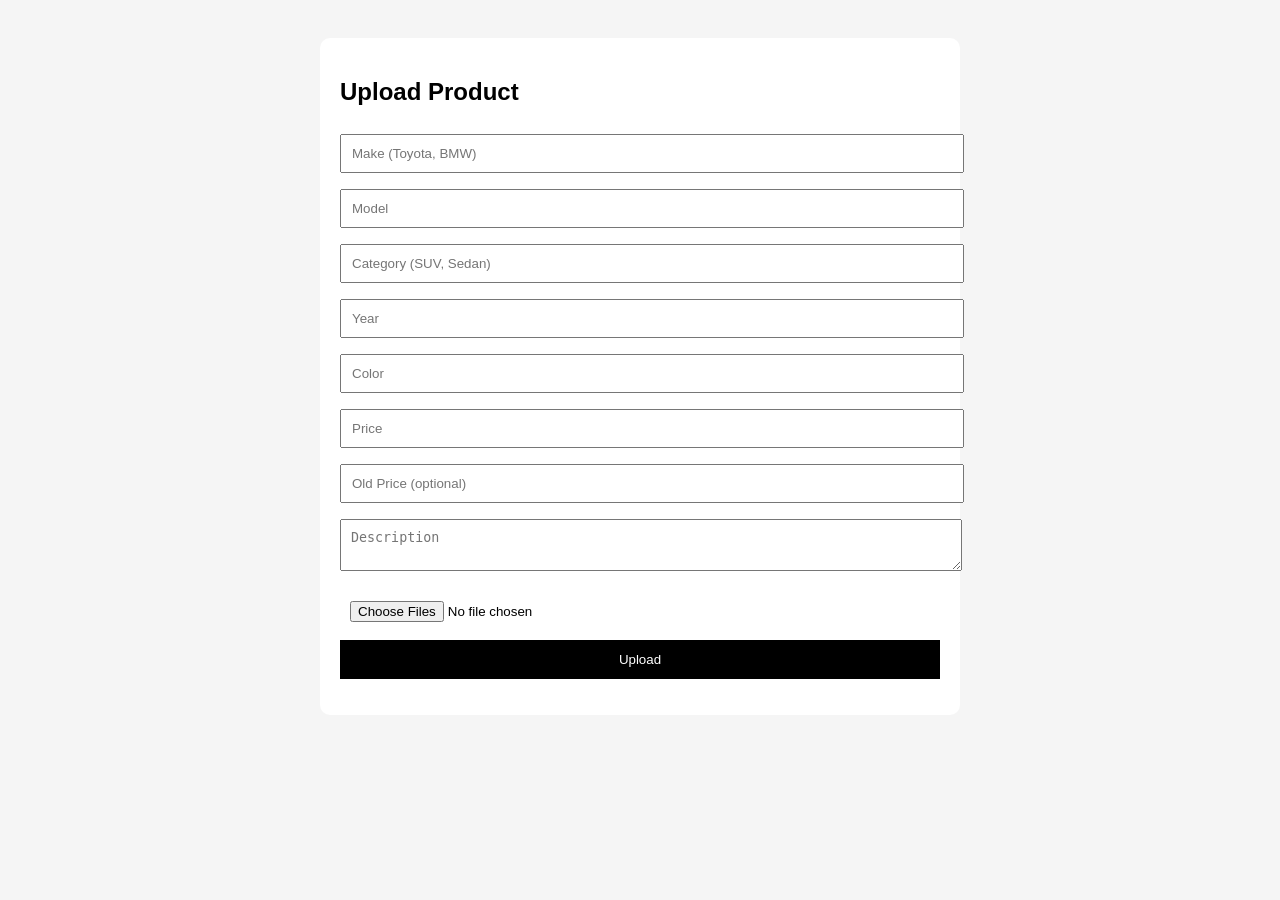
<file: upload.html>
<!DOCTYPE html>
<html>
<head>
  <title>Upload Product</title>
  <style>
    body {
      font-family: Arial;
      background: #f5f5f5;
      padding: 30px;
    }

    .box {
      background: white;
      padding: 20px;
      max-width: 600px;
      margin: auto;
      border-radius: 10px;
    }

    input, textarea, select {
      width: 100%;
      padding: 10px;
      margin: 8px 0;
    }

    button {
      background: black;
      color: white;
      padding: 12px;
      width: 100%;
      border: none;
      cursor: pointer;
    }

    button:hover {
      background: #333;
    }
  </style>
</head>
<body>

<div class="box">
  <h2>Upload Product</h2>

  <input id="make" placeholder="Make (Toyota, BMW)" />
  <input id="model" placeholder="Model" />
  <input id="category" placeholder="Category (SUV, Sedan)" />
  <input id="year" type="number" placeholder="Year" />
  <input id="color" placeholder="Color" />

  <input id="price" type="number" placeholder="Price" />
  <input id="oldPrice" type="number" placeholder="Old Price (optional)" />

  <textarea id="description" placeholder="Description"></textarea>

  <input type="file" id="images" multiple />

  <button onclick="uploadProduct()">Upload</button>

  <p id="msg"></p>
</div>

<script>
async function uploadProduct() {
  const formData = new FormData();

  formData.append("make", document.getElementById("make").value);
  formData.append("model", document.getElementById("model").value);
  formData.append("category", document.getElementById("category").value);
  formData.append("year", document.getElementById("year").value);
  formData.append("color", document.getElementById("color").value);
  formData.append("price", document.getElementById("price").value);
  formData.append("oldPrice", document.getElementById("oldPrice").value);
  formData.append("description", document.getElementById("description").value);

  const files = document.getElementById("images").files;

  for (let i = 0; i < files.length; i++) {
    formData.append("images", files[i]);
  }

  try {
    const res = await fetch("https://cars3-158h.onrender.com/api/products", {
      method: "POST",
      body: formData
    });

    const data = await res.json();

    document.getElementById("msg").innerText = data.message || "Uploaded!";
  } catch (err) {
    console.error(err);
    document.getElementById("msg").innerText = "Upload failed";
  }
}
</script>

</body>
</html>
</file>
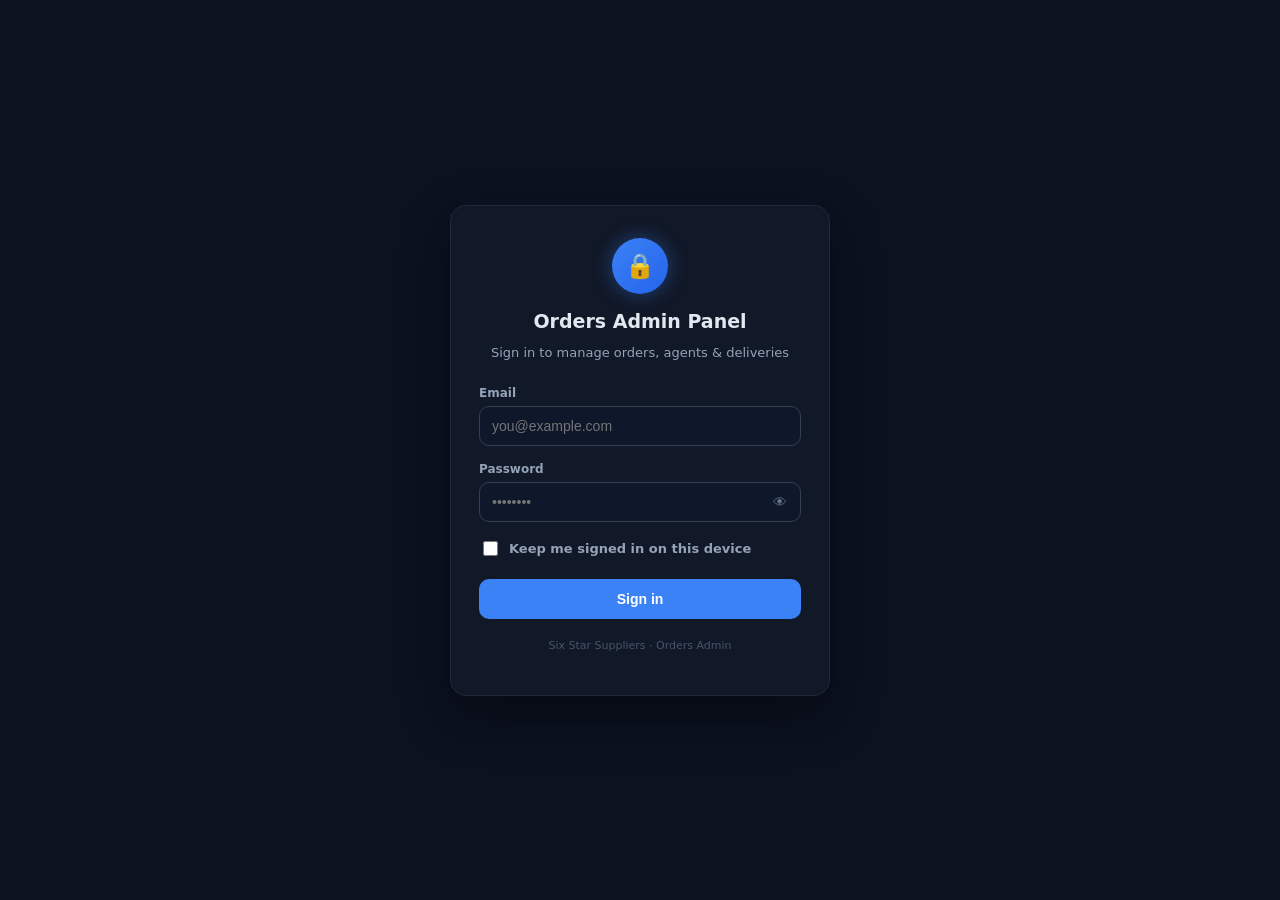
<file: public/admin.html>
<!DOCTYPE html>
<html lang="en">
<head>
<meta charset="UTF-8">
<meta name="viewport" content="width=device-width, initial-scale=1.0">

<title>Admin Orders Dashboard</title>

<style>
body {
  font-family: system-ui;
  background: #0b1220;
  margin: 0;
  padding: 20px;
  color: #e2e8f0;
}

h2 {
  text-align: center;
  margin-bottom: 20px;
}

/* ===== TOP BAR ===== */
.topbar {
  max-width: 1100px;
  margin: auto;
  display: flex;
  justify-content: space-between;
  align-items: center;
  gap: 10px;
  margin-bottom: 15px;
}

.topbar-actions {
  display: flex;
  gap: 10px;
  align-items: center;
}

button.refresh {
  background: #22c55e;
  border: none;
  padding: 8px 14px;
  border-radius: 8px;
  font-weight: bold;
  cursor: pointer;
}

button.logout {
  background: #1f2937;
  border: 1px solid #334155;
  color: #e2e8f0;
  padding: 8px 14px;
  border-radius: 8px;
  font-weight: bold;
  cursor: pointer;
}
button.logout:hover { background: #334155; }

/* ===== SEARCH ===== */
.searchbar {
  max-width: 1100px;
  margin: auto;
  margin-bottom: 15px;
}

.searchbar input {
  width: 100%;
  padding: 10px;
  border-radius: 8px;
  border: 1px solid #334155;
  background: #0f172a;
  color: white;
}

/* ===== STATUS FILTERS ===== */
.tabs {
  max-width: 1100px;
  margin: auto;
  margin-bottom: 15px;
  display: flex;
  flex-wrap: wrap;
  gap: 8px;
}

.tab {
  background: #0f172a;
  border: 1px solid #334155;
  color: white;
  padding: 8px 12px;
  border-radius: 20px;
  cursor: pointer;
  font-size: 12px;
}

.tab.active {
  background: #3b82f6;
  border-color: #3b82f6;
}

/* ===== ORDERS ===== */
#orders {
  max-width: 1100px;
  margin: auto;
  display: grid;
  gap: 16px;
}

.card {
  background: #111827;
  padding: 16px;
  border-radius: 14px;
  border: 1px solid #1f2937;
  box-shadow: 0 10px 30px rgba(0,0,0,0.3);
}

.header {
  display: flex;
  justify-content: space-between;
  margin-bottom: 10px;
}

.status {
  padding: 5px 12px;
  border-radius: 999px;
  font-size: 12px;
  font-weight: bold;
}

.PENDING { background: orange; }
.CONFIRMED { background: #22c55e; }
.PROCESSING { background: #3b82f6; }
.SHIPPED { background: #a855f7; }
.OUT_FOR_DELIVERY { background: #f59e0b; }
.DELIVERED { background: #16a34a; }

.info p {
  margin: 4px 0;
  font-size: 14px;
  color: #cbd5e1;
}

.controls {
  margin-top: 12px;
  display: flex;
  gap: 10px;
  align-items: center;
}

select {
  flex: 1;
  padding: 8px;
  border-radius: 8px;
  background: #0f172a;
  color: white;
  border: 1px solid #334155;
}

button.update {
  background: #3b82f6;
  border: none;
  padding: 8px 14px;
  border-radius: 8px;
  cursor: pointer;
  font-weight: bold;
}

button.update:hover {
  background: #2563eb;
}

.loading, .empty {
  text-align: center;
  color: #94a3b8;
}
/* ===============================
   PREMIUM SELECTION SYSTEM
================================ */

.order-check {
  width: 18px;
  height: 18px;
  accent-color: #ef4444;
  cursor: pointer;
  transform: scale(1.1);
}

/* Card selection effect */
.card {
  position: relative;
  transition: all 0.25s ease;
}

.card:hover {
  transform: translateY(-2px);
}

/* highlight when selected */
.card:has(.order-check:checked) {
  border: 1px solid #ef4444;
  box-shadow: 0 0 0 1px rgba(239,68,68,0.3), 0 10px 30px rgba(239,68,68,0.15);
}

/* ===============================
   DELETE / ARCHIVE BUTTONS
================================ */

button.delete {
  background: linear-gradient(135deg, #ef4444, #dc2626);
  border: none;
  color: white;
  padding: 8px 12px;
  border-radius: 10px;
  font-weight: 600;
  cursor: pointer;
  transition: all 0.2s ease;
  box-shadow: 0 6px 18px rgba(239,68,68,0.25);
}

button.delete:hover {
  transform: translateY(-2px);
  box-shadow: 0 10px 25px rgba(239,68,68,0.35);
}

/* ===============================
   BULK ACTION BAR (FLOATING)
================================ */

.bulk-bar {
  position: sticky;
  top: 0;
  z-index: 50;
  background: rgba(15, 23, 42, 0.95);
  backdrop-filter: blur(10px);
  border: 1px solid #1f2937;
  padding: 12px;
  border-radius: 12px;
  margin-bottom: 15px;

  display: flex;
  justify-content: space-between;
  align-items: center;
}

.bulk-bar button {
  background: #ef4444;
  color: white;
  border: none;
  padding: 10px 14px;
  border-radius: 10px;
  font-weight: 600;
  cursor: pointer;
}

.bulk-bar span {
  color: #94a3b8;
  font-size: 13px;
}

/* ===============================
   TRASH PANEL (ARCHIVE VIEW)
================================ */

#orders.trash-mode .card {
  border: 1px solid #374151;
  background: linear-gradient(135deg, #0b1220, #0f172a);
}

.trash-tag {
  font-size: 11px;
  padding: 4px 10px;
  border-radius: 999px;
  background: #7c2d12;
  color: #fbbf24;
  font-weight: 600;
}

.order-top {
  display: flex;
  align-items: center;
  gap: 10px;
  margin-bottom: 8px;
}

.order-pill {
  background: #0f172a;
  border: 1px solid #334155;
  padding: 4px 10px;
  border-radius: 999px;
  font-size: 12px;
  color: #94a3b8;
}

/* checkbox glow */
.order-check {
  width: 18px;
  height: 18px;
  accent-color: #ef4444;
  cursor: pointer;
  transform: scale(1.1);
}

/* selected card animation */
.card:has(.order-check:checked) {
  border: 1px solid #ef4444;
  box-shadow: 0 0 0 1px rgba(239,68,68,0.3),
              0 10px 30px rgba(239,68,68,0.15);
  transform: scale(1.01);
}


/* ===============================
   PREMIUM 3-DOT LOADER
================================ */

.loader {
  position: fixed;
  inset: 0;
  background: rgba(11, 18, 32, 0.75);
  backdrop-filter: blur(6px);
  display: flex;
  align-items: center;
  justify-content: center;
  z-index: 99999;
}

.loader.hidden {
  display: none;
}

.dots {
  display: flex;
  gap: 10px;
}

/* base dot */
.dot {
  width: 12px;
  height: 12px;
  border-radius: 50%;
  animation: bounce 1.2s infinite ease-in-out;
  transform: translateY(0);
  opacity: 0.9;
}

/* colors */
.dot.admin {
  background: #3b82f6; /* admin blue */
  box-shadow: 0 0 12px rgba(59,130,246,0.6);
}

.dot.yellow {
  background: #facc15;
  box-shadow: 0 0 12px rgba(250,204,21,0.6);
  animation-delay: 0.15s;
}

.dot.red {
  background: #ef4444;
  box-shadow: 0 0 12px rgba(239,68,68,0.6);
  animation-delay: 0.3s;
}

/* bounce animation */
@keyframes bounce {
  0%, 80%, 100% {
    transform: translateY(0);
  }
  40% {
    transform: translateY(-10px);
  }
}
#agentsPanel,
#leaderboardPanel {
  max-width: 1100px;
  margin: 20px auto;
  display: grid;
  gap: 16px;
}
#agentsPanel .card,
#leaderboardPanel .card {
  margin: 0;
}




</style>
</head>

<body>

<div class="topbar">
  <h2>📦 Orders Admin Panel</h2>
  <div class="topbar-actions">
    <button class="refresh" onclick="loadOrders()">Refresh</button>
    <button class="logout" onclick="adminLogout()">Log out</button>
  </div>
</div>

<!-- ================= AGENTS SECTION ================= -->
<div class="tabs" style="margin-top:20px;">
  <button class="tab active" onclick="showPanel('orders', this)">ORDERS</button>
<button class="tab" onclick="showPanel('agents', this)">AGENTS</button>
<button class="tab" onclick="showPanel('leaderboard', this)">LEADERBOARD</button>
<button class="tab" onclick="showArchived(this)">TRASH</button>
</div>


<div id="globalLoader" class="loader hidden">
  <div class="dots">
    <span class="dot admin"></span>
    <span class="dot yellow"></span>
    <span class="dot red"></span>
  </div>
</div>

<div id="agentsPanel" style="display:none; max-width:1100px; margin:auto;"></div>
<div id="leaderboardPanel" style="display:none; max-width:1100px; margin:auto;"></div>

<!-- SEARCH -->
<div class="searchbar">
  <input
    type="text"
    id="search"
    placeholder="Search by name, phone or order number..."
    oninput="applyFilters()"
  />
</div>

<div class="bulk-bar">
  <span id="selectedCount">0 selected</span>

  <div style="display:flex; gap:10px;">
    <button onclick="bulkArchive()">🗑 Archive Selected</button>
    <button onclick="clearSelection()" style="background:#334155;">
      Clear
    </button>
  </div>
</div>

<!-- STATUS FILTERS -->
<div class="tabs">
  <button class="tab active" onclick="setFilter('ALL', this)">ALL</button>
  <button class="tab" onclick="setFilter('PENDING', this)">PENDING</button>
  <button class="tab" onclick="setFilter('CONFIRMED', this)">CONFIRMED</button>
  <button class="tab" onclick="setFilter('PROCESSING', this)">PROCESSING</button>
  <button class="tab" onclick="setFilter('SHIPPED', this)">SHIPPED</button>
  <button class="tab" onclick="setFilter('OUT_FOR_DELIVERY', this)">OUT</button>
  <button class="tab" onclick="setFilter('DELIVERED', this)">DELIVERED</button>
</div>

<div id="orders">
  <div class="loading">Loading...</div>
</div>

<script>
/* ============================================================
   AUTH GUARD — runs before anything else. Bounces straight back
   to login.html if this browser hasn't signed in (see login.html
   for the hardcoded credential check and where the flag is set).
   ============================================================ */
(function () {
  const SESSION_KEY = "ssAdminAuth";
  const authed = sessionStorage.getItem(SESSION_KEY) === "1" || localStorage.getItem(SESSION_KEY) === "1";
  if (!authed) {
    window.location.href = "login.html";
  }
})();

function adminLogout() {
  sessionStorage.removeItem("ssAdminAuth");
  localStorage.removeItem("ssAdminAuth");
  window.location.href = "login.html";
}

const BASE = "https://cars3-158h.onrender.com";
const ADMIN_KEY = "12345secure";

let agents = [];
let leaderboard = [];
let activePanel = "orders";

let currentPage = 1;
const pageSize = 5;


let allOrders = [];
let statusFilter = "ALL";
let searchTerm = "";

/* =============================== */
const STATUSES = [
  "PENDING",
  "CONFIRMED",
  "PROCESSING",
  "SHIPPED",
  "OUT_FOR_DELIVERY",
  "DELIVERED"
];

const inputStyle = `
  padding: 10px;
  width: 100%;
  border-radius: 8px;
  border: 1px solid #334155;
  background: #0f172a;
  color: white;
  box-sizing: border-box;
`;




/* =============================== */
document.addEventListener("DOMContentLoaded", loadOrders);



function showLoader() {
  document.getElementById("globalLoader").classList.remove("hidden");
}

function hideLoader() {
  document.getElementById("globalLoader").classList.add("hidden");
}


function showPanel(panel, el) {
  activePanel = panel;

  // hide all panels
  document.getElementById("orders").style.display = "none";
  document.getElementById("agentsPanel").style.display = "none";
  document.getElementById("leaderboardPanel").style.display = "none";

  // reset trash mode
  document.getElementById("orders").classList.remove("trash-mode");

  // tabs UI
  document.querySelectorAll(".tab").forEach(t => t.classList.remove("active"));
  el.classList.add("active");

  // 👉 TOGGLE UI ELEMENTS HERE
  const searchbar = document.querySelector(".searchbar");
  const bulkBar = document.querySelector(".bulk-bar");

  if (panel === "orders") {
    searchbar.style.display = "block";
    bulkBar.style.display = "flex";
    document.getElementById("orders").style.display = "grid";
    loadOrders();
  }

  if (panel === "agents") {
    searchbar.style.display = "none";
    bulkBar.style.display = "none";
    document.getElementById("agentsPanel").style.display = "block";
    loadAgents();
  }

  if (panel === "leaderboard") {
    searchbar.style.display = "none";
    bulkBar.style.display = "none";
    document.getElementById("leaderboardPanel").style.display = "block";
    loadLeaderboard();
  }
}

async function loadAgents() {
  showLoader();

  try {
    const res = await fetch(`${BASE}/api/agents`, {
      headers: { "admin-key": ADMIN_KEY }
    });

    const agents = await res.json();
    const container = document.getElementById("agentsPanel");

    container.innerHTML = `
      <h3 style="margin-bottom:15px;">🧑‍💼 Agents (${agents.length})</h3>

      <!-- CREATE FORM -->
      <div class="card">
        <h4 style="margin-bottom:10px;color:#94a3b8;">Add New Agent</h4>

        <div style="display:grid;grid-template-columns:1fr 1fr;gap:10px;">
          <input id="agentName" placeholder="Full Name" style="${inputStyle}">
          <input id="agentEmail" placeholder="Email" style="${inputStyle}">
          <input id="agentIdNumber" placeholder="ID Number" style="${inputStyle}">
          <input id="agentLocation" placeholder="Location" style="${inputStyle}">
          <input id="agentWhatsapp" placeholder="WhatsApp" style="${inputStyle}">
        </div>

        <button onclick="createAgent()" 
          style="margin-top:12px;width:100%;padding:10px;
          background:#22c55e;border:none;border-radius:8px;color:white;">
          ➕ Create Agent
        </button>
      </div>

      <!-- LIST -->
      ${agents.map(a => `
        <div class="card">
          <div style="display:flex;justify-content:space-between;">
            <strong>${a.name}</strong>
            <span class="order-pill">${a.code}</span>
          </div>

          <p>📧 ${a.email || "-"}</p>
          <p>📍 ${a.location || "-"}</p>
          <p>📱 ${a.whatsapp || "-"}</p>

          <div style="margin-top:10px;display:flex;gap:8px;">
            <button onclick="copyCode('${a.code}')">📋 Copy</button>
            <button onclick="loadAgentOrders('${a.code}','${a.name}')">
              📊 Orders
            </button>
          </div>
        </div>
      `).join("")}
    `;
  } catch (err) {
    console.error(err);
  } finally {
    hideLoader();
  }
}



    









function updateSelectionUI() {
  const checkboxes = document.querySelectorAll(".order-check");
  const checked = document.querySelectorAll(".order-check:checked");

  document.getElementById("selectedCount").innerText =
    `${checked.length} / ${checkboxes.length} selected`;
}

document.addEventListener("change", (e) => {
  if (e.target.classList.contains("order-check")) {
    updateSelectionUI();
  }
});

async function showArchived(el) {
  const res = await fetch(`${BASE}/api/orders/archived`, {
    headers: { "admin-key": ADMIN_KEY }
  });

  const data = await res.json();

  const container = document.getElementById("orders");

  container.classList.add("trash-mode");
  container.style.display = "grid";

  document.getElementById("agentsPanel").style.display = "none";
  document.getElementById("leaderboardPanel").style.display = "none";

  document.querySelectorAll(".tab").forEach(t => t.classList.remove("active"));
  el.classList.add("active");

  renderArchived(data);
}

function clearSelection() {
  document.querySelectorAll(".order-check").forEach(cb => cb.checked = false);
  updateSelectionUI();
}

async function bulkArchive() {
  const selected = [...document.querySelectorAll(".order-check:checked")]
    .map(el => el.value);

  if (!selected.length) {
    alert("No orders selected");
    return;
  }

  const confirmDelete = confirm(`Archive ${selected.length} orders?`);
  if (!confirmDelete) return;

  await fetch(`${BASE}/api/orders/bulk-archive`, {
    method: "PUT",
    headers: {
      "Content-Type": "application/json",
      "admin-key": ADMIN_KEY
    },
    body: JSON.stringify({ ids: selected })
  });

  loadOrders();
}

async function archiveOrder(id) {
  const confirmDelete = confirm("Are you sure you want to move this order to trash?");

  if (!confirmDelete) return;

  showLoader(); // 👈 START LOADER
  try 
  
  {
    const res = await fetch(`${BASE}/api/orders/archive/${id}`, {
      method: "PUT",
      headers: { "admin-key": ADMIN_KEY }
    });

    if (!res.ok) throw new Error("Failed to archive");

    alert("Order moved to trash 🗑");

    loadOrders();
  } catch (err) {
    console.error(err);
    alert("Something went wrong while archiving");
  }
    finally {
      hideLoader(); // 👈 STOP LOADER
    }
}

function showToast(message, action) {
  const toast = document.createElement("div");

  toast.style.cssText = `
    position: fixed;
    bottom: 20px;
    right: 20px;
    background: #111827;
    border: 1px solid #334155;
    padding: 12px 16px;
    border-radius: 10px;
    color: white;
    z-index: 9999;
  `;

  toast.innerHTML = `
    ${message}
    <button style="margin-left:10px; color:#3b82f6;">UNDO</button>
  `;

  toast.querySelector("button").onclick = () => {
    action();
    toast.remove();
  };

  document.body.appendChild(toast);

  setTimeout(() => toast.remove(), 5000);
}


function renderArchived(data) {
  const container = document.getElementById("orders");

  container.classList.add("trash-mode");

  container.innerHTML = data.map(order => `
    <div class="card">
      <div class="header">
        <strong>${order.orderNumber}</strong>
        <span class="trash-tag">ARCHIVED</span>
      </div>

      <p>${order.name}</p>
      <p>KES ${order.total}</p>

      <div class="controls">
        <button class="update" onclick="restoreOrder('${order._id}')">
          ♻ Restore
        </button>
      </div>
    </div>
  `).join("");
}

async function restoreOrder(id) {
  await fetch(`${BASE}/api/orders/restore/${id}`, {
    method: "PUT",
    headers: { "admin-key": ADMIN_KEY }
  });

  loadOrders();
}



// ✅ NEW
async function createAgent() {
  const name     = document.getElementById("agentName").value.trim();
  const email    = document.getElementById("agentEmail").value.trim();
  const idNumber = document.getElementById("agentIdNumber").value.trim();
  const location = document.getElementById("agentLocation").value.trim();
  const whatsapp = document.getElementById("agentWhatsapp").value.trim();

  if (!name || !email || !idNumber || !location || !whatsapp) {
    return alert("All fields are required");
  }

  showLoader();
  try {
    const res = await fetch(`${BASE}/api/agents`, {
      method: "POST",
      headers: {
        "Content-Type": "application/json",
        "admin-key": ADMIN_KEY
      },
      body: JSON.stringify({ name, email, idNumber, location, whatsapp })
    });

    const data = await res.json();

    if (!res.ok) {
      alert(`Error: ${data.error}`);
      return;
    }

    alert(`✅ Agent created! Code: ${data.code} — Welcome email sent to ${email}`);

    // clear fields
    ["agentName","agentEmail","agentIdNumber","agentLocation","agentWhatsapp"]
      .forEach(id => document.getElementById(id).value = "");

    loadAgents();
  } catch (err) {
    console.error(err);
    alert("Failed to create agent");
  } finally {
    hideLoader();
  }
}



function copyCode(code) {
  navigator.clipboard.writeText(code);
  alert(`Copied agent code: ${code}`);
}



async function loadAgentOrders(code, name) {
  showLoader();

  try {
    const res = await fetch(`${BASE}/api/agents/${code}/orders`, {
      headers: { "admin-key": ADMIN_KEY }
    });

    const data = await res.json();

    const container = document.getElementById("leaderboardPanel");

    container.innerHTML = `
      <h3>📊 ${name} (${code}) Orders</h3>

      <div style="margin:10px 0; padding:10px; background:#0f172a; border-radius:10px;">
        <b>Total Orders:</b> ${data.totalOrders} <br>
        <b>Total Sales:</b> KES ${data.totalSales.toLocaleString()} <br>
        <b>Total Commission:</b> KES ${data.totalCommission.toLocaleString()}
      </div>

      ${data.orders.map(o => `
        <div class="card">
          <div class="header">
            <strong>${o.orderNumber}</strong>
            <span class="status ${o.status}">${o.status}</span>
          </div>

          <p><b>Customer:</b> ${o.name}</p>
          <p><b>Location:</b> ${o.location || o.address || "N/A"}</p>
          <p><b>Phone:</b> ${o.phone}</p>

          <p><b>Order Value:</b> KES ${o.total.toLocaleString()}</p>

          <p><b>Commission:</b> KES ${(data.totalCommission / data.totalOrders).toLocaleString()}</p>
        </div>
      `).join("")}
    `;
  } catch (err) {
    console.error(err);
    alert("Failed to load agent orders");
  } finally {
    hideLoader();
  }
}


async function loadLeaderboard() {
  showLoader(); // 👈 START LOADER
  try {
    const res = await fetch(`${BASE}/api/agents/leaderboard`);

    if (!res.ok) throw new Error("Server error");

    const data = await res.json();

    const container = document.getElementById("leaderboardPanel");

    if (!data.length) {
      container.innerHTML = "<p>No leaderboard data</p>";
      return;
    }

    container.innerHTML = `
      <h3>🏆 Agent Leaderboard</h3>
      ${data.map((a, i) => `
        <div class="card" onclick="loadAgentOrders('${a._id.code}', '${a._id.name}')"
     style="cursor:pointer;">
  <h4>#${i + 1} ${a._id.name}</h4>
  <p>Code: ${a._id.code}</p>
  <p>Sales: KES ${a.totalSales.toLocaleString()}</p>
  <p>Orders: ${a.totalOrders}</p>
  <p>Commission: KES ${a.totalCommission.toLocaleString()}</p>
</div>
      `).join("")}
    `;
  } catch (err) {
    document.getElementById("leaderboardPanel").innerHTML =
      `<p style="color:red;">Failed to load leaderboard</p>`;
    console.error(err);
  }
  finally {
    hideLoader(); // 👈 STOP LOADER
  }
}

/* =============================== */
function renderItems(items) {
  if (!items || !items.length) return "<p>No items</p>";

  return items.map(item => `
    <div style="margin-bottom:8px;">
      • ${item.make} ${item.model} x${item.qty}
      <br>
      <small>KES ${(item.price * item.qty).toLocaleString()}</small>
    </div>
  `).join("");
}

/* =============================== */
async function loadOrders() {
  showLoader(); // 👈 ADD

  try {
    const res = await fetch(`${BASE}/api/orders`, {
      headers: { "admin-key": ADMIN_KEY }
    });

    const container = document.getElementById("orders");
    container.classList.remove("trash-mode");

    allOrders = await res.json();
    renderOrders();
    clearSelection();
  } finally {
    hideLoader(); // 👈 ALWAYS STOP LOADER
  }
}

/* =============================== */
function renderOrders() {
  const container = document.getElementById("orders");

  let filtered = allOrders;

  // STATUS FILTER
  if (statusFilter !== "ALL") {
    filtered = filtered.filter(o => o.status === statusFilter);
  }

  // SEARCH FILTER
  if (searchTerm.trim()) {
    const term = searchTerm.toLowerCase();

    filtered = filtered.filter(o =>
      o.orderNumber.toLowerCase().includes(term) ||
      o.phone.toLowerCase().includes(term) ||
      (o.name && o.name.toLowerCase().includes(term))
    );
  }

  // RESET PAGE IF OUT OF RANGE
  const totalPages = Math.ceil(filtered.length / pageSize);
  if (currentPage > totalPages) currentPage = 1;

  const start = (currentPage - 1) * pageSize;
  const paginated = filtered.slice(start, start + pageSize);

  if (!paginated.length) {
    container.innerHTML = `<p class="empty">No orders found</p>`;
    return;
  }

  container.innerHTML = "";

  paginated.forEach(order => {
    const div = document.createElement("div");

    div.className = "card";
    div.innerHTML = `
    <div class="order-top">
  <input type="checkbox" class="order-check" value="${order._id}">
  <span class="order-pill">#${order.orderNumber}</span>
</div>
      <div class="header">
        <strong>${order.orderNumber}</strong>
        <span class="status ${order.status}">
          ${order.status}
        </span>
      </div>

      <div class="info">
        <p><b>Name:</b> ${order.name || "N/A"}</p>
        <p><b>Email:</b> ${order.email}</p>
        <p><b>Phone:</b> ${order.phone}</p>
        <p><b>Location:</b> ${order.location || order.address || "N/A"}</p>

        <div style="margin:10px 0; padding:10px; background:#0f172a; border-radius:8px;">
          <strong>Items:</strong>
          ${renderItems(order.items)}
        </div>

        <p><b>Agent:</b> ${order.agentName || "None"} (${order.agentCode || "-"})</p>
        <p><b>Total:</b> KES ${order.total}</p>
        <p><b>Mpesa:</b> ${order.mpesaCode}</p>
      </div>

      <div class="controls">
        <select id="select-${order._id}">
          ${STATUSES.map(s => `
            <option value="${s}" ${s === order.status ? "selected" : ""}>
              ${s}
            </option>
          `).join("")}
        </select>

        <button class="delete" onclick="archiveOrder('${order._id}')">
  🗑 Move to Trash
</button>

        <button class="update" onclick="updateStatus('${order._id}')">
          Update
        </button>
      </div>
    `;

    container.appendChild(div);
  });

  renderPagination(totalPages);
  

updateSelectionUI(); // 👈 ADD THIS
}


function renderPagination(totalPages) {
  const container = document.getElementById("orders");

  if (totalPages <= 1) return;

  const wrapper = document.createElement("div");
  wrapper.style.cssText = `
    display: flex;
    justify-content: center;
    align-items: center;
    gap: 12px;
    margin: 25px 0 10px;
  `;

  wrapper.innerHTML = `
    <button 
      onclick="changePage(-1)" 
      ${currentPage === 1 ? "disabled" : ""}
      style="
        padding: 10px 16px;
        border-radius: 10px;
        border: 1px solid #334155;
        background: linear-gradient(135deg, #0f172a, #111827);
        color: #e2e8f0;
        cursor: pointer;
        font-weight: 600;
        transition: 0.2s;
        opacity: ${currentPage === 1 ? 0.4 : 1};
      "
      onmouseover="this.style.transform='translateY(-2px)'"
      onmouseout="this.style.transform='translateY(0)'"
    >
      ⬅ Prev
    </button>

    <div style="
      padding: 8px 14px;
      border-radius: 12px;
      background: #111827;
      border: 1px solid #334155;
      color: #f8fafc;
      font-weight: 600;
      box-shadow: 0 0 12px rgba(59,130,246,0.15);
    ">
      Page <span style="color:#3b82f6">${currentPage}</span> of ${totalPages}
    </div>

    <button 
      onclick="changePage(1)" 
      ${currentPage === totalPages ? "disabled" : ""}
      style="
        padding: 10px 16px;
        border-radius: 10px;
        border: 1px solid #334155;
        background: linear-gradient(135deg, #0f172a, #111827);
        color: #e2e8f0;
        cursor: pointer;
        font-weight: 600;
        transition: 0.2s;
        opacity: ${currentPage === totalPages ? 0.4 : 1};
      "
      onmouseover="this.style.transform='translateY(-2px)'"
      onmouseout="this.style.transform='translateY(0)'"
    >
      Next ➡
    </button>
  `;

  container.appendChild(wrapper);
}


function changePage(dir) {
  currentPage += dir;
  renderOrders();
}

/* =============================== */
function applyFilters() {
  searchTerm = document.getElementById("search").value;
  currentPage = 1;
  renderOrders();
}

/* =============================== */
function setFilter(status, el) {
  statusFilter = status;
  currentPage = 1;

  document.querySelectorAll(".tab").forEach(t => t.classList.remove("active"));
  el.classList.add("active");

  renderOrders();
}

/* =============================== */
async function updateStatus(id) {
  const select = document.getElementById(`select-${id}`);
  const status = select.value;

  await fetch(`${BASE}/api/orders/status/${id}`, {
    method: "PUT",
    headers: {
      "Content-Type": "application/json",
      "admin-key": ADMIN_KEY
    },
    body: JSON.stringify({ status })
  });

  loadOrders();
}
</script>

</body>
</html>
</file>
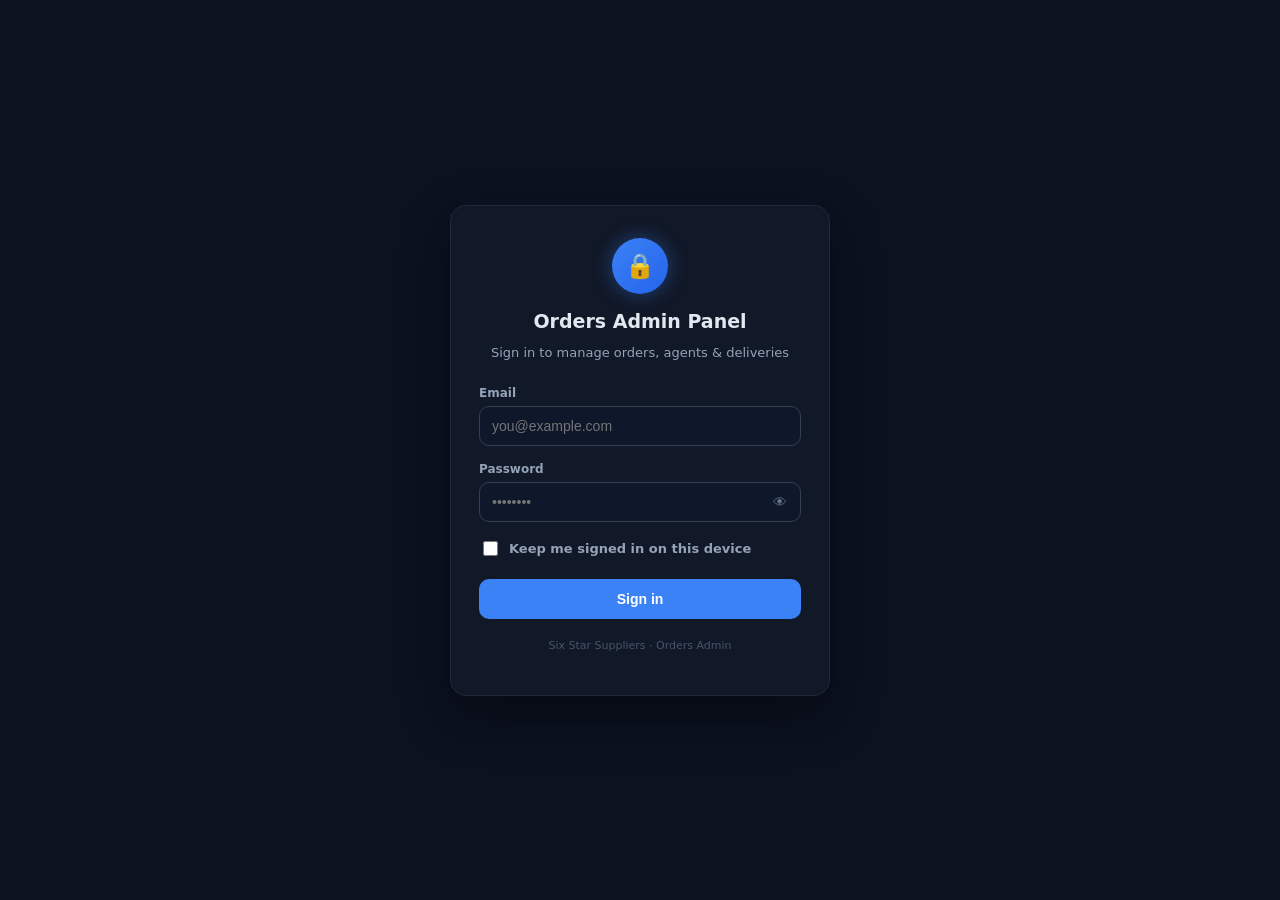
<file: public/login.html>
<!DOCTYPE html>
<html lang="en">
<head>
<meta charset="UTF-8">
<meta name="viewport" content="width=device-width, initial-scale=1.0">
<title>Admin Login — Orders Dashboard</title>

<style>
  * { box-sizing: border-box; }

  body {
    font-family: system-ui;
    background: #0b1220;
    margin: 0;
    min-height: 100vh;
    display: flex;
    align-items: center;
    justify-content: center;
    color: #e2e8f0;
    padding: 20px;
  }

  .login-card {
    width: 100%;
    max-width: 380px;
    background: #111827;
    border: 1px solid #1f2937;
    border-radius: 16px;
    padding: 32px 28px;
    box-shadow: 0 20px 50px rgba(0,0,0,0.45);
    animation: rise .35s ease;
  }

  @keyframes rise {
    from { opacity: 0; transform: translateY(10px); }
    to   { opacity: 1; transform: translateY(0); }
  }

  .login-icon {
    width: 56px;
    height: 56px;
    border-radius: 50%;
    background: linear-gradient(135deg, #3b82f6, #2563eb);
    display: flex;
    align-items: center;
    justify-content: center;
    font-size: 24px;
    margin: 0 auto 16px;
    box-shadow: 0 0 20px rgba(59,130,246,0.4);
  }

  h1 {
    font-size: 19px;
    text-align: center;
    margin: 0 0 4px;
  }

  .sub {
    text-align: center;
    color: #94a3b8;
    font-size: 13px;
    margin-bottom: 26px;
  }

  label {
    display: block;
    font-size: 12px;
    color: #94a3b8;
    margin-bottom: 6px;
    font-weight: 600;
  }

  .field {
    margin-bottom: 16px;
  }

  .input-wrap {
    position: relative;
  }

  input[type="email"],
  input[type="password"],
  input[type="text"] {
    width: 100%;
    padding: 11px 40px 11px 12px;
    border-radius: 10px;
    border: 1px solid #334155;
    background: #0f172a;
    color: white;
    font-size: 14px;
    outline: none;
    transition: border-color .15s ease, box-shadow .15s ease;
  }

  input:focus {
    border-color: #3b82f6;
    box-shadow: 0 0 0 3px rgba(59,130,246,0.15);
  }

  .toggle-eye {
    position: absolute;
    right: 10px;
    top: 50%;
    transform: translateY(-50%);
    background: none;
    border: none;
    color: #64748b;
    cursor: pointer;
    font-size: 14px;
    padding: 4px;
  }
  .toggle-eye:hover { color: #cbd5e1; }

  .remember-row {
    display: flex;
    align-items: center;
    gap: 8px;
    margin: 4px 0 20px;
    font-size: 13px;
    color: #94a3b8;
  }

  .remember-row input {
    width: 15px;
    height: 15px;
    accent-color: #3b82f6;
    cursor: pointer;
  }

  button.submit {
    width: 100%;
    padding: 12px;
    border-radius: 10px;
    border: none;
    background: #3b82f6;
    color: white;
    font-weight: 700;
    font-size: 14px;
    cursor: pointer;
    transition: background .15s ease, transform .1s ease;
  }

  button.submit:hover { background: #2563eb; }
  button.submit:active { transform: translateY(1px); }
  button.submit:disabled { opacity: .6; cursor: not-allowed; }

  .error-box {
    display: none;
    background: rgba(239,68,68,0.12);
    border: 1px solid rgba(239,68,68,0.35);
    color: #fca5a5;
    font-size: 13px;
    padding: 10px 12px;
    border-radius: 10px;
    margin-bottom: 16px;
  }
  .error-box.show { display: block; }

  .shake { animation: shake .35s ease; }
  @keyframes shake {
    0%, 100% { transform: translateX(0); }
    20% { transform: translateX(-8px); }
    40% { transform: translateX(8px); }
    60% { transform: translateX(-6px); }
    80% { transform: translateX(6px); }
  }

  .footnote {
    text-align: center;
    font-size: 11px;
    color: #475569;
    margin-top: 20px;
  }
</style>
</head>
<body>

<form class="login-card" id="loginForm" autocomplete="off">
  <div class="login-icon">🔒</div>
  <h1>Orders Admin Panel</h1>
  <p class="sub">Sign in to manage orders, agents &amp; deliveries</p>

  <div class="error-box" id="errorBox">Incorrect email or password.</div>

  <div class="field">
    <label for="email">Email</label>
    <div class="input-wrap">
      <input type="email" id="email" placeholder="you@example.com" required>
    </div>
  </div>

  <div class="field">
    <label for="password">Password</label>
    <div class="input-wrap">
      <input type="password" id="password" placeholder="••••••••" required>
      <button type="button" class="toggle-eye" id="toggleEye" aria-label="Show password">👁</button>
    </div>
  </div>

  <label class="remember-row">
    <input type="checkbox" id="remember">
    Keep me signed in on this device
  </label>

  <button type="submit" class="submit" id="submitBtn">Sign in</button>

  <p class="footnote">Six Star Suppliers · Orders Admin</p>
</form>

<script>
  /* ============================================================
     Hardcoded admin credentials (client-side gate only — anyone
     who views this page's source can read these, same as the
     ADMIN_KEY already used elsewhere in this dashboard).
     ============================================================ */
  const ADMIN_EMAIL    = "sixstar7391@gmail";
  const ADMIN_PASSWORD = "SixStar@2026?";

  const DASHBOARD_PAGE = "admin.html"; // where to send them after login
  const SESSION_KEY = "ssAdminAuth";

  const form       = document.getElementById("loginForm");
  const emailEl    = document.getElementById("email");
  const passEl     = document.getElementById("password");
  const rememberEl = document.getElementById("remember");
  const errorBox   = document.getElementById("errorBox");
  const submitBtn  = document.getElementById("submitBtn");
  const card       = document.querySelector(".login-card");
  const toggleEye  = document.getElementById("toggleEye");

  // If already signed in (and not forced here), skip straight to the dashboard
  if (sessionStorage.getItem(SESSION_KEY) === "1" || localStorage.getItem(SESSION_KEY) === "1") {
    window.location.href = DASHBOARD_PAGE;
  }

  toggleEye.addEventListener("click", () => {
    const showing = passEl.type === "text";
    passEl.type = showing ? "password" : "text";
    toggleEye.textContent = showing ? "👁" : "🙈";
  });

  function showError(msg) {
    errorBox.textContent = msg;
    errorBox.classList.add("show");
    card.classList.remove("shake");
    void card.offsetWidth; // restart animation
    card.classList.add("shake");
  }

  form.addEventListener("submit", (e) => {
    e.preventDefault();
    errorBox.classList.remove("show");

    // trim only trailing/leading whitespace on email; password is checked
    // byte-for-byte so nothing about it (including the trailing "?") gets lost
    const email = emailEl.value.trim();
    const password = passEl.value;

    submitBtn.disabled = true;
    submitBtn.textContent = "Signing in…";

    // tiny delay so it doesn't feel like a raw client-side if/else
    setTimeout(() => {
      const emailMatch = email.toLowerCase() === ADMIN_EMAIL.toLowerCase();
      const passwordMatch = password === ADMIN_PASSWORD; // case-sensitive, exact match

      if (emailMatch && passwordMatch) {
        if (rememberEl.checked) {
          localStorage.setItem(SESSION_KEY, "1");
        } else {
          sessionStorage.setItem(SESSION_KEY, "1");
        }
        window.location.href = DASHBOARD_PAGE;
        return;
      }

      showError("Incorrect email or password. Please try again.");
      submitBtn.disabled = false;
      submitBtn.textContent = "Sign in";
      passEl.value = "";
      passEl.focus();
    }, 350);
  });
</script>

</body>
</html>
</file>
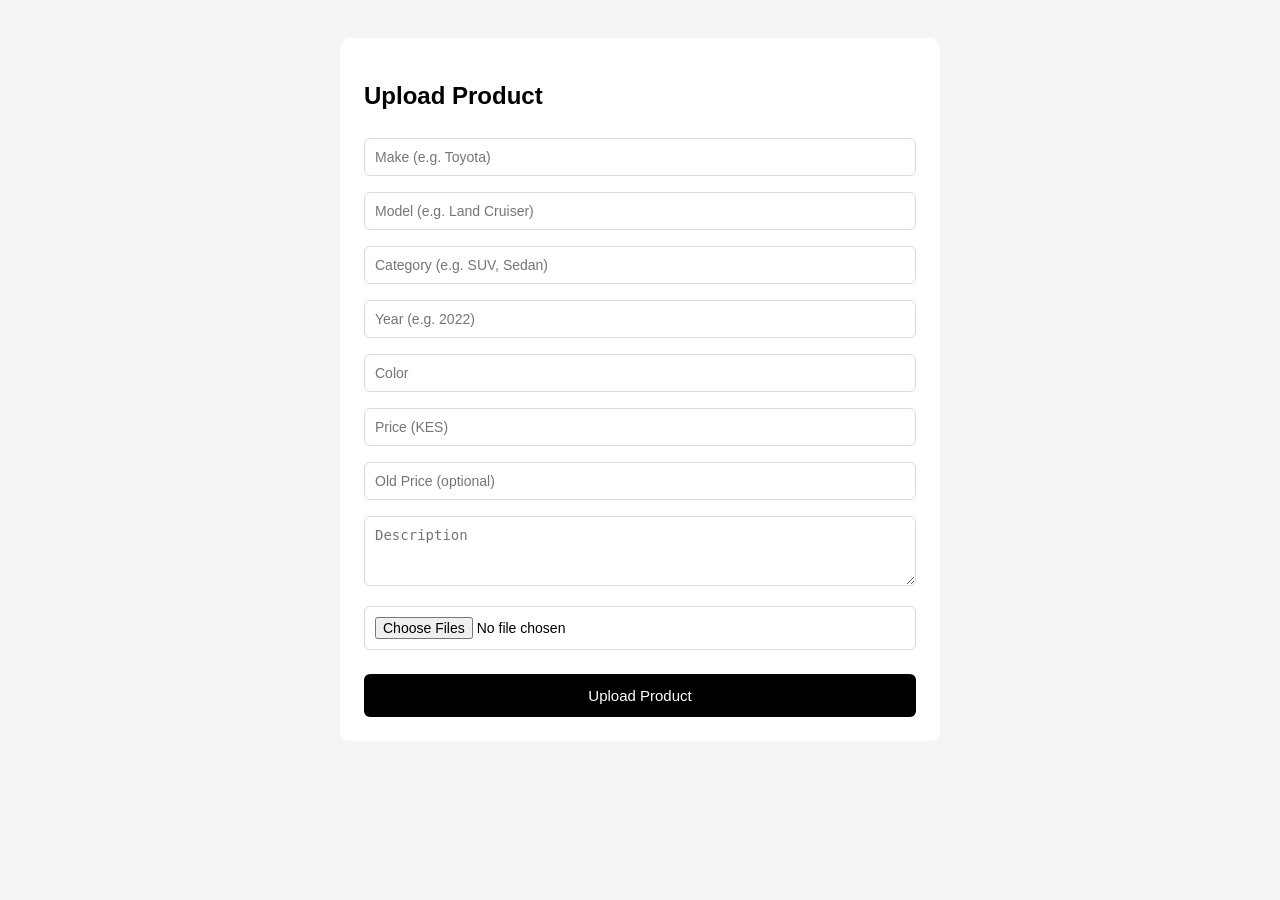
<file: public/upload.html>
<!DOCTYPE html>
<html>
<head>
  <title>Upload Product</title>
  <style>
    * { box-sizing: border-box; }
    body { font-family: Arial; background: #f5f5f5; padding: 30px; }

    .box {
      background: white;
      padding: 24px;
      max-width: 600px;
      margin: auto;
      border-radius: 10px;
    }

    input, textarea, select {
      width: 100%;
      padding: 10px;
      margin: 8px 0;
      border: 1px solid #ddd;
      border-radius: 6px;
      font-size: 14px;
    }

    button {
      background: black;
      color: white;
      padding: 13px;
      width: 100%;
      border: none;
      cursor: pointer;
      border-radius: 6px;
      font-size: 15px;
      margin-top: 8px;
    }

    button:disabled {
      background: #888;
      cursor: not-allowed;
    }

    #msg {
      margin-top: 12px;
      padding: 10px;
      border-radius: 6px;
      display: none;
      font-size: 14px;
    }

    #msg.success {
      background: #e6ffed;
      color: #1a7f37;
      display: block;
    }

    #msg.error {
      background: #fff0f0;
      color: #cc0000;
      display: block;
    }

    .preview {
      display: flex;
      gap: 8px;
      flex-wrap: wrap;
      margin-top: 8px;
    }

    .preview img {
      width: 80px;
      height: 80px;
      object-fit: cover;
      border-radius: 6px;
      border: 1px solid #ddd;
    }
  </style>
</head>

<body>

<div class="box">
  <h2>Upload Product</h2>

  <input id="make" placeholder="Make (e.g. Toyota)" />
  <input id="model" placeholder="Model (e.g. Land Cruiser)" />
  <input id="category" placeholder="Category (e.g. SUV, Sedan)" />
  <input id="year" type="number" placeholder="Year (e.g. 2022)" />
  <input id="color" placeholder="Color" />
  <input id="price" type="number" placeholder="Price (KES)" />
  <input id="oldPrice" type="number" placeholder="Old Price (optional)" />

  <textarea id="description" rows="3" placeholder="Description"></textarea>

  <input type="file" id="images" multiple accept="image/*" onchange="previewImages()" />
  <div class="preview" id="preview"></div>

  <button id="btn" onclick="uploadProduct()">Upload Product</button>

  <p id="msg"></p>
</div>

<script>
const API = "https://cars3-158h.onrender.com";

function previewImages() {
  const preview = document.getElementById("preview");
  preview.innerHTML = "";
  const files = document.getElementById("images").files;

  for (const file of files) {
    const img = document.createElement("img");
    img.src = URL.createObjectURL(file);
    preview.appendChild(img);
  }
}

function showMsg(text, type) {
  const el = document.getElementById("msg");
  el.textContent = text;
  el.className = type;
}

async function uploadProduct() {
  const btn = document.getElementById("btn");

  const make        = document.getElementById("make").value.trim();
  const model       = document.getElementById("model").value.trim();
  const category    = document.getElementById("category").value.trim();
  const description = document.getElementById("description").value.trim();
  const price       = document.getElementById("price").value.trim();
  const files       = document.getElementById("images").files;

  if (!make)        return showMsg("Make is required", "error");
  if (!category)    return showMsg("Category is required", "error");
  if (!description) return showMsg("Description is required", "error");
  if (!price)       return showMsg("Price is required", "error");
  if (files.length === 0) return showMsg("Please select at least one image", "error");

  const formData = new FormData();
  formData.append("make", make);
  formData.append("model", model);
  formData.append("category", category);
  formData.append("year", document.getElementById("year").value.trim());
  formData.append("color", document.getElementById("color").value.trim());
  formData.append("price", price);
  formData.append("oldPrice", document.getElementById("oldPrice").value.trim());
  formData.append("description", description);

  for (const file of files) {
    formData.append("images", file);
  }

  btn.disabled = true;
  btn.textContent = "Uploading...";
  showMsg("", "");

  try {
    const res = await fetch(`${API}/api/products`, {
      method: "POST",
      body: formData
    });

    const data = await res.json();

    if (res.ok) {
      showMsg(`✅ ${data.message || "Uploaded successfully!"}`, "success");
      document.querySelectorAll("input, textarea").forEach(el => el.value = "");
      document.getElementById("preview").innerHTML = "";
    } else {
      showMsg(`❌ ${data.error || "Upload failed"}`, "error");
    }

  } catch (err) {
    console.error(err);
    showMsg("❌ Network error", "error");
  } finally {
    btn.disabled = false;
    btn.textContent = "Upload Product";
  }
}
</script>

</body>
</html>
</file>
